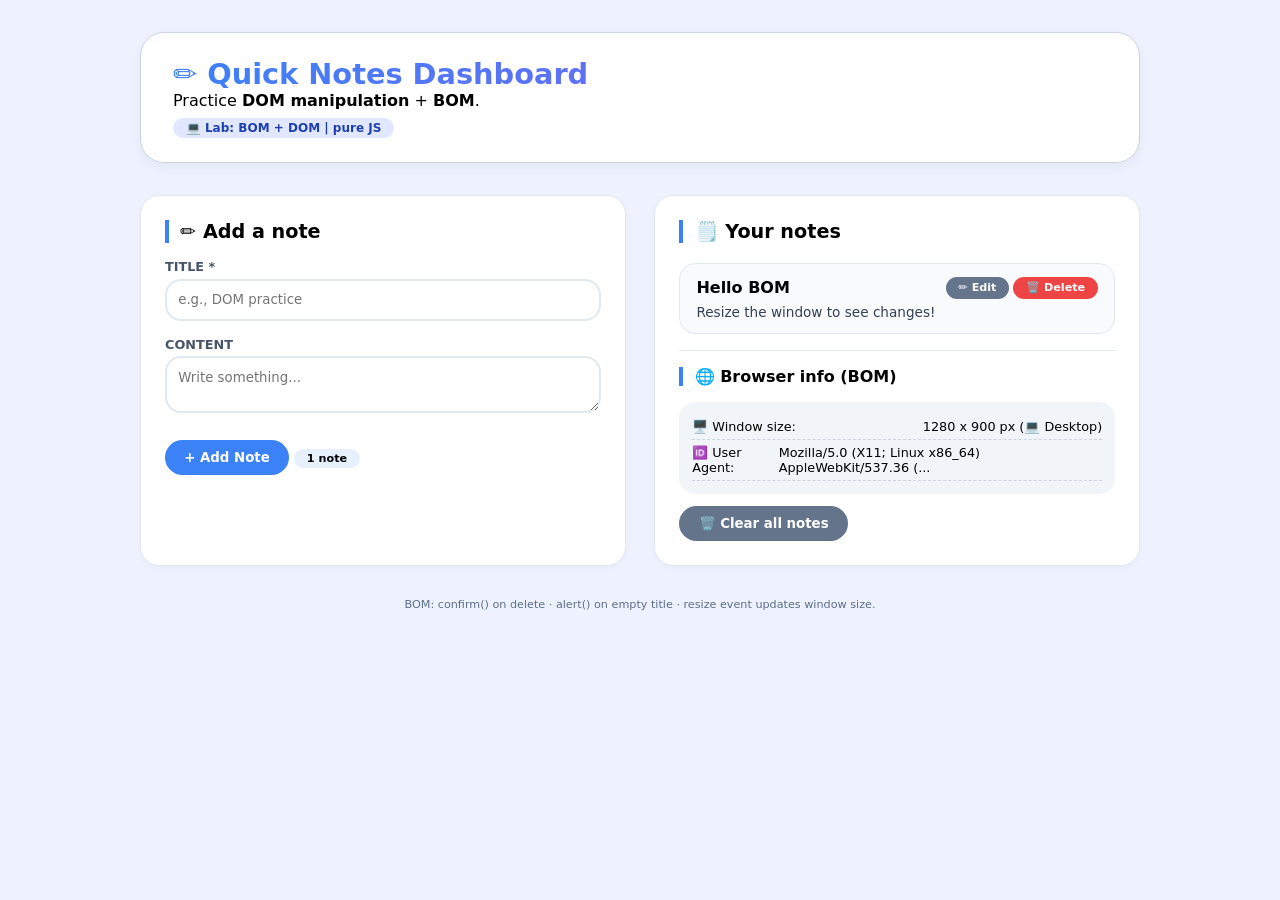
<file: index.html>
<!DOCTYPE html>
<html lang="en">
<head>
    <meta charset="UTF-8">
    <meta name="viewport" content="width=device-width, initial-scale=1.0">
    <title>Quick Notes Dashboard</title>
    <link rel="stylesheet" href="style.css">
</head>
<body>

<div class="container">
    <header>
        <h1>✏️ Quick Notes Dashboard</h1>
        <p>Practice <strong>DOM manipulation</strong> + <strong>BOM</strong>.</p>
        <div class="badge">💻 Lab: BOM + DOM | pure JS</div>
    </header>

    <div class="grid">
        <!-- Part 2: Left Panel (Form) -->
        <div class="card" id="left-panel">
            <h2>✏️ Add a note</h2>
            <div class="form-group">
                <label>Title *</label>
                <input type="text" id="noteTitle" placeholder="e.g., DOM practice">
            </div>
            <div class="form-group">
                <label>Content</label>
                <textarea id="noteContent" rows="2" placeholder="Write something..."></textarea>
            </div>
            <button id="addNoteBtn">+ Add Note</button>
            <div class="counter" id="noteCounter">0 notes</div>
        </div>

        <!-- Part 3: Right Panel (List & BOM) -->
        <div class="card" id="right-panel">
            <h2>🗒️ Your notes</h2>
            <div id="notesContainer" class="notes-list">
                <!-- Rendered dynamically -->
            </div>
            
            <hr>
            
            <h2 style="font-size:1rem;">🌐 Browser info (BOM)</h2>
            <div class="info-panel" id="bomPanel">
                <div class="info-row">
                    <span>🖥️ Window size:</span>
                    <span id="windowSize">-- x --</span>
                </div>
                <div class="info-row">
                    <span>🆔 User Agent:</span>
                    <span id="userAgent">--</span>
                </div>
            </div>

            <button id="clearAllBtn" style="background:#64748b; margin-top:0.8rem;">
                🗑️ Clear all notes
            </button>
        </div>
    </div>

    <footer>
        BOM: confirm() on delete · alert() on empty title · resize event updates window size.
    </footer>
</div>

<script src="script.js"></script>
</body>
</html>
</file>
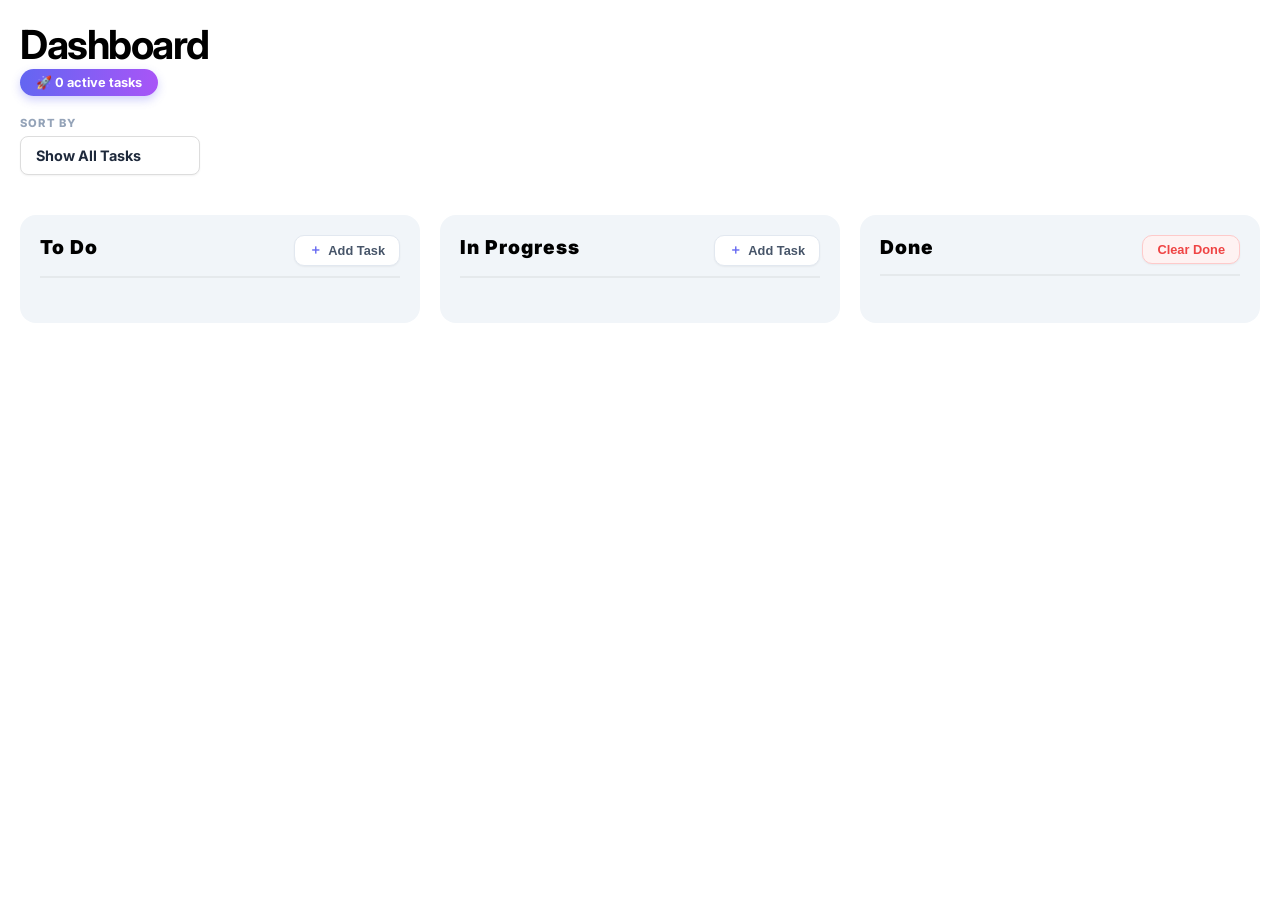
<file: Kanban Style Task Manger/index.html>
<!DOCTYPE html>
<html lang="en">
<head>
    <meta charset="UTF-8">
    <meta name="viewport" content="width=device-width, initial-scale=1.0">
    <title>Kanban Task Board</title>
    <link rel="stylesheet" href="style.css">
    <!-- This gets a nice-looking font from Google so the text looks professional -->
    <link href="https://fonts.googleapis.com/css2?family=Inter:wght@400;600;800&display=swap" rel="stylesheet">

</head>
<body>

    <header>
        <!-- This box shows how many tasks are currently active -->
    <div class="header-left">
        <h1 style="font-size: 2.5rem; letter-spacing: -1.5px;">Dashboard</h1>
        <div id="totalBadge" class="badge" style="background: linear-gradient(to right, #6366f1, #a855f7);">
            🚀 0 active tasks
        </div>
    </div>
        <!-- This dropdown lets you filter tasks by their priority -->
    <div class="header-right">
        <div class="filter-controls">
            <span style="font-size: 0.7rem; font-weight: 800; color: #94a3b8; display: block;">SORT BY</span>
            <select id="priorityFilter" style="background: white; border-radius: 8px; padding: 10px 15px; border: 1px solid #ddd;">
                <option value="all">Show All Tasks</option>
                <option value="high">🔴 High Priority</option>
                <option value="medium">🟡 Medium</option>
                <option value="low">🟢 Low</option>
            </select>
        </div>
    </div>
</header>

<main class="board">
    <!-- TO DO COLUMN -->
    <section class="column" id="todo">
        <div class="column-header">
            <h2>To Do</h2>

            <!-- This is the empty space where task cards will appear -->
                <button class="add-task-btn" data-column="todo">Add Task</button>
            </div>
            <ul class="task-list"></ul>
        </section>

        <!-- IN PROGRESS COLUMN -->
        <section class="column" id="inprogress">
            <div class="column-header">
                <h2>In Progress</h2>
                <button class="add-task-btn" data-column="inprogress">Add Task</button>
            </div>
            <ul class="task-list"></ul>
        </section>

        <!-- DONE COLUMN -->
        <section class="column" id="done">
            <div class="column-header">
                <h2>Done</h2>
                <button id="clearDoneBtn">Clear Done</button>
            </div>
            <ul class="task-list"></ul>
        </section>
    </main>

    <!-- MODAL POPUP -->
    <div id="taskModal" class="modal is-hidden">
        <!-- This is the popup window for adding or editing tasks -->
        <div class="modal-content">
            <h2 id="modalTitle">Add New Task</h2>
            <!-- These hold the task ID and column info behind the scenes -->
            <input type="hidden" id="modalTaskId">
            <input type="hidden" id="modalColumnId">
            
            <label>Title *</label>
            <input type="text" id="taskTitle" placeholder="Task summary">
            
            <label>Description</label>
            <textarea id="taskDesc" placeholder="Detailed info..."></textarea>
            
            <label>Priority</label>
            <!-- Choose if the task is very important or not -->
            <select id="taskPriority">
                <option value="low">🟢 Low Priority</option>
                <option value="medium">🟡 Medium Priority</option>
                <option value="high">🔴 High Priority</option>
            </select>
            
            <label>Due Date</label>
            <!-- Pick the deadline for the task -->
            <input type="date" id="taskDueDate">
            
            <div class="modal-actions">
                <!-- Buttons to either save the task or cancel everything -->
                <button id="saveTaskBtn">Save Task</button>
                <button id="closeModalBtn">Cancel</button>
            </div>
        </div>
    </div>
     <!-- This connects the page to the JavaScript logic -->
    <script src="taskmanager.js"></script>
</body>
</html>
</file>
<file: style.css>
/* 1. Reset & Body */
* {
  margin: 0;
  padding: 0;
  box-sizing: border-box;
}
body {
  font-family: system-ui, "Segoe UI", sans-serif;
  background: #eef2ff;
  padding: 2rem 1.5rem;
}

/* 2. Container & Layout */
.container {
  max-width: 1000px;
  margin: 0 auto;
}
.grid {
  display: grid;
  grid-template-columns: 1fr 1fr;
  gap: 1.8rem;
}
@media (max-width: 700px) {
  .grid {
    grid-template-columns: 1fr;
  }
}

/* 3. Header */
header {
  background: white;
  border-radius: 1.5rem;
  padding: 1.5rem 2rem;
  margin-bottom: 2rem;
  box-shadow: 0 4px 12px rgba(0, 0, 0, 0.05);
  border: 1px solid #cbd5e1;
}
header h1 {
  font-size: 1.8rem;
  background: linear-gradient(135deg, #3b82f6, #8b5cf6);
  -webkit-background-clip: text;
  background-clip: text;
  color: transparent;
}
.badge {
  background: #e0e7ff;
  color: #1e40af;
  padding: 0.2rem 0.8rem;
  border-radius: 20px;
  font-size: 0.75rem;
  font-weight: 600;
  display: inline-block;
  margin-top: 0.5rem;
}

/* 4. Card & Controls */
.card {
  background: white;
  border-radius: 1.2rem;
  padding: 1.5rem;
  border: 1px solid #e2e8f0;
  box-shadow: 0 2px 6px rgba(0, 0, 0, 0.03);
}
.card h2 {
  font-size: 1.2rem;
  margin-bottom: 1rem;
  border-left: 4px solid #3b82f6;
  padding-left: 0.7rem;
}
.form-group {
  margin-bottom: 1rem;
}
label {
  font-weight: 600;
  font-size: 0.8rem;
  text-transform: uppercase;
  color: #475569;
  display: block;
  margin-bottom: 0.3rem;
}
input,
textarea {
  width: 100%;
  padding: 0.7rem;
  border: 2px solid #e2e8f0;
  border-radius: 1rem;
  font-family: inherit;
  outline: none;
}
input:focus,
textarea:focus {
  border-color: #3b82f6;
}
button {
  background: #3b82f6;
  border: none;
  color: white;
  font-weight: 600;
  padding: 0.6rem 1.2rem;
  border-radius: 2rem;
  cursor: pointer;
  font-family: inherit;
  transition: 0.1s;
}
button:hover {
  background: #2563eb;
}
.counter {
  background: #e6f0ff;
  display: inline-block;
  padding: 0.2rem 0.8rem;
  border-radius: 20px;
  font-size: 0.7rem;
  font-weight: 700;
  margin-top: 1rem;
}

/* 5. Notes List & Actions */
.notes-list {
  margin-top: 1.2rem;
  max-height: 380px;
  overflow-y: auto;
  display: flex;
  flex-direction: column;
  gap: 0.8rem;
}
.note-item {
  background: #f8fafc;
  border: 1px solid #e2e8f0;
  border-radius: 1rem;
  padding: 0.8rem 1rem;
}
.note-title {
  font-weight: 800;
  display: flex;
  justify-content: space-between;
  align-items: center;
  margin-bottom: 0.3rem;
}
.note-content {
  font-size: 0.85rem;
  color: #334155;
}
.delete-note {
  background: #ef4444;
  padding: 0.3rem 0.8rem;
  font-size: 0.7rem;
  margin-left: 4px;
}
.edit-note {
  background: #64748b;
  padding: 0.3rem 0.8rem;
  font-size: 0.7rem;
}

/* 6. Info Panel & Footer */
.info-panel {
  background: #f1f5f9;
  border-radius: 1rem;
  padding: 0.8rem;
  margin-top: 1rem;
}
.info-row {
  display: flex;
  justify-content: space-between;
  font-size: 0.8rem;
  padding: 0.3rem 0;
  border-bottom: 1px dashed #cbd5e1;
}
hr {
  margin: 1rem 0;
  border: 0;
  border-top: 1px solid #e2e8f0;
}
footer {
  text-align: center;
  margin-top: 2rem;
  font-size: 0.7rem;
  color: #5b6e8c;
}
</file>
<file: Kanban Style Task Manger/style.css>
--- START OF FILE style.css ---

:root {
  --bg-main: #f8fafc;
  --bg-column: #f1f5f9;
  --text-main: #1e293b;
  --text-muted: #64748b;
  --accent: #6366f1;
  --accent-hover: #4f46e5;
  --danger: #ef4444;
  --card-shadow: 0 4px 6px -1px rgb(0 0 0 / 0.1);
  --border-radius: 12px;
}

* {
  box-sizing: border-box;
  margin: 0;
  padding: 0;
}

body {
  font-family: "Inter", sans-serif;
  background-color: var(--bg-main);
  color: var(--text-main);
}

/* Layout for the top part of the dashboard */
header {
 max-width: 100%;
  margin: 20px auto;
  display: flex;
  justify-content: space-between;
  align-items: center; 
  flex-wrap: wrap;     
  gap: 20px;
  padding: 0 20px;
}

.header-right {
  width: 100%;
  text-align: left;
}

.header-left h1 {
    font-size: clamp(1.5rem, 5vw, 2.5rem); 
    margin: 0;
}

/* The colorful bubble that shows how many tasks you have */
.badge {
  background: #1e293b;
  color: white;
  padding: 4px 12px;
  border-radius: 20px;
  font-size: 0.9rem;
}

/* The main area where the three columns sit side-by-side */
.board {
  display: flex;       
  flex-wrap: wrap;  
  gap: 20px;
  max-width: 100%;
  margin: 0 auto;
  padding: 20px;
}

/* Style for the To-Do, In Progress, and Done containers */
.column {
    flex: 1 1 300px;    
    min-width: 280px;
    background-color: #f1f5f9;
    border-radius: 16px;
    padding: 20px;
    display: flex;
    flex-direction: column;
}



.column-header {
  display: flex;
  justify-content: space-between;
  align-items: baseline;
  margin-bottom: 25px;
  padding-bottom: 10px;
  border-bottom: 2px solid rgba(0, 0, 0, 0.05);
}

.column-header button {
    background-color: #fff;
    border: 1px solid #e2e8f0;
    color: #475569;
    padding: 6px 14px;
    border-radius: 10px;
    font-size: 0.8rem;
    font-weight: 700;
    display: flex;
    align-items: center;
    gap: 6px;
    box-shadow: 0 1px 2px rgba(0,0,0,0.05);
}

.column-header button:hover {
    transform: translateY(-2px);
    box-shadow: 0 4px 6px -1px rgba(0,0,0,0.1);
    border-color: #cbd5e1;
    color: #1e293b;
}

.column-header button:active {
    transform: translateY(0);
    scale: 0.95;
}

.column-header h2 {
  font-size: 1.2rem;
  font-weight: 900;
  letter-spacing: 1px;
}

.task-list {
  list-style: none !important;
  padding: 0;
  margin: 15px 0 0 0;
}

.add-task-btn::before {
    content: "＋";
    font-weight: 800;
    color: #6366f1; /* Professional Indigo */
}

.task-list::-webkit-scrollbar {
  width: 6px;
}

.task-list::-webkit-scrollbar-thumb {
  background: #cbd5e1;
  border-radius: 10px;
}

button {
  transition: all 0.2s cubic-bezier(0.4, 0, 0.2, 1);
}

button:hover {
  transform: scale(1.05);
}

button:active {
  transform: scale(0.95);
}

@keyframes slideIn {
  from {
    opacity: 0;
    transform: translateY(20px);
  }
  to {
    opacity: 1;
    transform: translateY(0);
  }
}

/* Style for the individual task boxes */
.task-card {
  position: relative;
  border-left: 8px solid #cbd5e1; /* The Bar thickness */
  background: #ffffff;
  padding: 20px;
  border-radius: 14px;
  margin-bottom: 16px;
  transition: 0.2s transform;
  border-top: 1px solid #f1f5f9;
  border-right: 1px solid #f1f5f9;
  border-bottom: 1px solid #f1f5f9;
   max-width: 100%;
   overflow-wrap: break-word;
   word-wrap: break-word;
   word-break: break-word;
}

.task-card:hover {
  transform: translateY(-3px);
  box-shadow: 0 10px 15px -3px rgb(0 0 0 / 0.1);
}
button[data-action="edit"] {
  background: #f1f5f9;
  color: var(--text-main);
}
button[data-action="delete"] {
  background: #fef2f2;
  color: var(--danger);
}

.delete-style {
  background: #fff1f2;
  color: #e11d48;
}

button[data-action="delete"]:hover {
  background: var(--danger);
  color: white;
}

#saveTaskBtn {
  flex: 2; 
  background: #6366f1;
  color: white;
  padding: 14px;
  border-radius: 12px;
  font-weight: 700;
  font-size: 1rem;
  box-shadow: 0 4px 10px rgba(99, 102, 241, 0.3);
}

#closeModalBtn {
    flex: 1; 
    background: #f1f5f9;
    color: #64748b;
    padding: 14px;
    border-radius: 12px;
    font-weight: 600;
}

#closeModalBtn:hover {
    background: #e2e8f0;
    color: #1e293b;
}

.btn-small {
  font-size: 0.75rem;
  padding: 5px 10px;
  border-radius: 6px;
  background: #f8fafc;
  color: #475569;
}

/* Red color for tasks that are very important */
.task-card.high {
  border-left-color: #f87171;
  background: linear-gradient(to right, #fef2f2, #ffffff 15%);
}
/* Yellow color for tasks that are medium important */
.task-card.medium {
  border-left-color: #fbbf24;
  background: linear-gradient(to right, #fffbeb, #ffffff 15%);
}
/* Green color for tasks that are low priority */
.task-card.low {
  border-left-color: #09ff15;
  background: linear-gradient(to right, #eff6ff, #ffffff 15%);
}


.task-card h3 
.task-card p {
font-weight: 800;
font-size: 1.1rem;
color: #0f172a;
margin-bottom: 4px;
  font-size: 0.9rem;
  color: #666;
  margin-bottom: 10px;
  white-space: normal;
   overflow: hidden;
}

/* This class hides elements from the screen */
.is-hidden {
  display: none !important;
}

/* Animations */
@keyframes fadeOut {
  from {
    opacity: 1;
    transform: scale(1);
  }
  to {
    opacity: 0;
    transform: scale(0.9);
  }
}

.fade-out {
  animation: fadeOut 0.4s forwards;
}

/* The dark background that covers the page when a popup opens */
.modal {
  position: fixed;
  top: 0;
  left: 0;
  width: 100%;
  height: 100%;
  background: rgba(0, 0, 0, 0.5);
  display: flex;
  justify-content: center;
  align-items: center;
  z-index: 1000;
  background: rgba(15, 23, 42, 0.4);
  backdrop-filter: blur(8px);
}

/* Style for the white box inside the popup */
.modal-content {
  background: white;
  padding: 40px;
  border-radius: 24px;
  width: 90%;
  max-width: 480px;
  box-shadow: 0 25px 50px -12px rgba(15, 23, 42, 0.3);
  display: flex;
  flex-direction: column;
  gap: 10px;
}

.modal-content h2 {
    font-size: 1.5rem;
    font-weight: 800;
    letter-spacing: -0.5px;
    margin-bottom: 24px;
    color: #0f172a;
}

.modal-content label {
    display: block;
    font-size: 0.75rem;
    font-weight: 700;
    text-transform: uppercase;
    letter-spacing: 0.05em;
    color: #64748b;
    margin-bottom: 8px;
    margin-top: 10px;
}

.modal-actions {
    display: flex;
    gap: 12px;
    margin-top: 32px;
}


input,
textarea,
select {
  padding: 8px;
  border: 1px solid #ccc;
  border-radius: 4px;
}

button {
  padding: 8px 12px;
  cursor: pointer;
  border: none;
  border-radius: 4px;
}

#saveTaskBtn {
  background: #3b82f6;
  color: rgb(255, 255, 255);
}

.dragging {
  opacity: 0.4;
  cursor: grabbing;
}

/* Change the column color when a task is being dragged over it */
.drag-over {
  background-color: #e2e8f0 !important;
  outline: 2px dashed var(--accent);
}

.task-card {
  cursor: grab;
}

.task-list {
  list-style: none;
  padding: 0;
  margin: 0;
  display: flex;
  flex-direction: column;
  gap: 15px;
}

.dragging {
  opacity: 0.3;
  transform: scale(0.95);
  rotate: 2deg;
}

#totalBadge {
  display: inline-flex;
  width: auto;
  padding: 6px 16px;
  background: linear-gradient(135deg, #6366f1 0%, #a855f7 100%);
  border-radius: 99px;
  color: white;
  font-size: 0.8rem;
  font-weight: 700;
  box-shadow: 0 4px 10px rgba(99, 102, 241, 0.3);
}

.filter-controls {
  align-items: flex-start;
}

.filter-controls label {
    font-size: 0.65rem;
    font-weight: 800;
    letter-spacing: 0.1em;
    color: #94a3b8;
    margin-bottom: 6px;
}

.filter-controls span {
  font-size: 0.65rem;
  font-weight: 800;
  color: #94a3b8;
  text-transform: uppercase;
  letter-spacing: 1.2px;
  margin-bottom: 6px;
  display: block;
}

.filter-controls select {
    width: auto;
    min-width: 180px; 
}

/* Design for the priority filter dropdown menu */
#priorityFilter {
    appearance: none; /* Removes standard browser arrow */
    background-color: #ffffff;
    border: 1px solid #e2e8f0;
    border-radius: 12px;
    padding: 10px 40px 10px 16px; /* Space for the custom arrow */
    font-family: inherit;
    font-size: 0.9rem;
    font-weight: 700;
    color: #1e293b;
    cursor: pointer;
    box-shadow: 0 1px 2px rgba(0,0,0,0.05);
    background-image: url("data:image/svg+xml,%3Csvg xmlns='http://www.w3.org/2000/svg' fill='none' viewBox='0 0 24 24' stroke='%2364748b' stroke-width='2'%3E%3Cpath stroke-linecap='round' stroke-linejoin='round' d='M19 9l-7 7-7-7' /%3E%3C/svg%3E");
    background-repeat: no-repeat;
    background-position: right 12px center;
    background-size: 16px;
    transition: all 0.2s ease;
}

#priorityFilter:hover {
    border-color: #cbd5e1;
    background-color: #f8fafc;
}

#priorityFilter:focus {
    outline: none;
    border-color: #6366f1;
    box-shadow: 0 0 0 3px rgba(99, 102, 241, 0.1);
}

#priorityFilter:focus {
  outline: none;
  border-color: #6366f1;
}

input[type="text"],
input[type="date"],
textarea,
select {
    width: 100%;
    padding: 14px 16px;
    border-radius: 12px;
    border: 1px solid #e2e8f0;
    background-color: #f8fafc; 
    font-size: 0.95rem;
    color: #1e293b;
    transition: all 0.2s ease;
    font-family: inherit;
    appearance: none; 
}

input:focus, 
textarea:focus, 
select:focus {
    background-color: white;
    outline: none;
    border-color: #6366f1;
    box-shadow: 0 0 0 4px rgba(99, 102, 241, 0.1); 
}

input[type="date"]::-webkit-calendar-picker-indicator {
    background: transparent;
    color: #6366f1;
    cursor: pointer;
    filter: invert(41%) sepia(87%) saturate(1915%) hue-rotate(218deg) brightness(98%) contrast(92%);
}

/* Red button used to clear all finished tasks */
#clearDoneBtn {
    background-color: #fef2f2; 
    border-color: #fecaca;
    color: #ef4444; 
}

#clearDoneBtn:hover {
    background-color: #ef4444;
    color: #ffffff;
    border-color: #ef4444;
}
</file>
